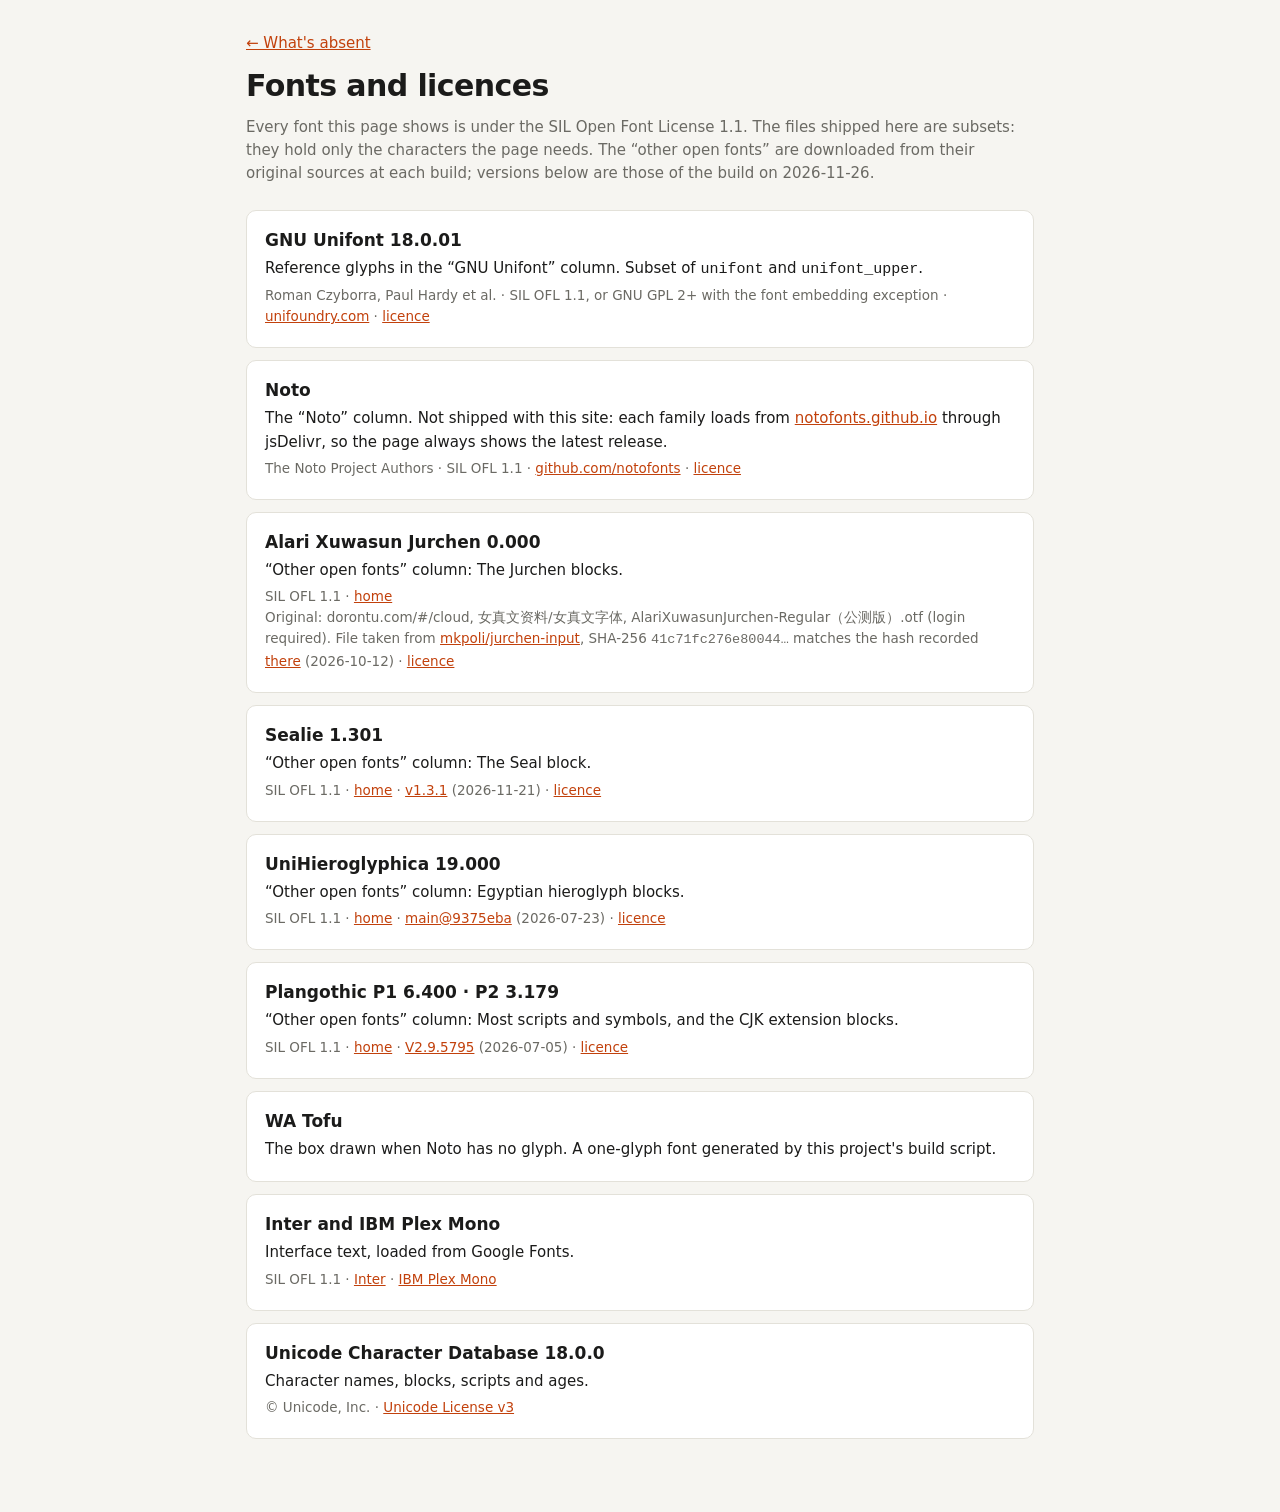
<file: site/LICENSES/index.html>
<!doctype html>
<html lang="en">
<head>
<meta charset="utf-8">
<meta name="viewport" content="width=device-width, initial-scale=1">
<title>Fonts and licences · What's absent</title>
<link rel="icon" href="../favicon.svg" type="image/svg+xml">
<style>
:root { --bg: #f6f5f1; --panel: #fff; --ink: #1b1b1a; --muted: #6b6a64; --line: #e3e1d9; --accent: #c2410c; color-scheme: light; }
@media (prefers-color-scheme: dark) {
  :root:not([data-theme="light"]) { --bg: #141413; --panel: #1d1d1b; --ink: #ecebe6; --muted: #a2a097; --line: #2f2e2a; --accent: #fb923c; color-scheme: dark; }
}
:root[data-theme="dark"] { --bg: #141413; --panel: #1d1d1b; --ink: #ecebe6; --muted: #a2a097; --line: #2f2e2a; --accent: #fb923c; color-scheme: dark; }
* { box-sizing: border-box; }
body { margin: 0; background: var(--bg); color: var(--ink); font: 15px/1.55 system-ui, -apple-system, "Segoe UI", sans-serif; }
main { max-width: 820px; margin: 0 auto; padding: 32px 16px 64px; }
a { color: var(--accent); }
h1 { font-size: 30px; letter-spacing: -0.02em; margin: 8px 0 6px; }
.lede { color: var(--muted); margin: 0 0 24px; }
section { background: var(--panel); border: 1px solid var(--line); border-radius: 10px; padding: 16px 18px; margin-bottom: 12px; }
section:target { outline: 2px solid var(--accent); }
h2 { font-size: 17px; margin: 0 0 4px; }
p { margin: 4px 0; }
.meta { color: var(--muted); font-size: 13.5px; }
</style>
</head>
<body>
<main>
  <a href="../">← What's absent</a>
  <h1>Fonts and licences</h1>
  <p class="lede">Every font this page shows is under the SIL Open Font License 1.1. The files shipped here are subsets: they hold only the characters the page needs. The “other open fonts” are downloaded from their original sources at each build; versions below are those of the build on 2026-11-26.</p>

  <section id="unifont">
    <h2>GNU Unifont 18.0.01</h2>
    <p>Reference glyphs in the “GNU Unifont” column. Subset of <code>unifont</code> and <code>unifont_upper</code>.</p>
    <p class="meta">Roman Czyborra, Paul Hardy et al. · SIL OFL 1.1, or GNU GPL 2+ with the font embedding exception · <a href="https://unifoundry.com/unifont/">unifoundry.com</a> · <a href="Unifont-OFL.txt">licence</a></p>
  </section>

  <section id="noto">
    <h2>Noto</h2>
    <p>The “Noto” column. Not shipped with this site: each family loads from <a href="https://github.com/notofonts/notofonts.github.io">notofonts.github.io</a> through jsDelivr, so the page always shows the latest release.</p>
    <p class="meta">The Noto Project Authors · SIL OFL 1.1 · <a href="https://github.com/notofonts">github.com/notofonts</a> · <a href="Noto-OFL.txt">licence</a></p>
  </section>

  <section id="alari">
    <h2>Alari Xuwasun Jurchen 0.000</h2>
    <p>“Other open fonts” column: The Jurchen blocks.</p>
    <p class="meta">SIL OFL 1.1 · <a href="https://dorontu.com/">home</a><br>Original: dorontu.com/#/cloud, 女真文资料/女真文字体, AlariXuwasunJurchen-Regular（公测版）.otf (login required). File taken from <a href="https://github.com/mkpoli/jurchen-input">mkpoli/jurchen-input</a>, SHA-256 <code>41c71fc276e80044…</code> matches the hash recorded <a href="https://github.com/mkpoli/jurchen-input/blob/main/docs/materials.md">there</a> (2026-10-12) · <a href="alari-OFL.txt">licence</a></p>
  </section>
  <section id="sealie">
    <h2>Sealie 1.301</h2>
    <p>“Other open fonts” column: The Seal block.</p>
    <p class="meta">SIL OFL 1.1 · <a href="https://github.com/iebb/Sealie">home</a> · <a href="https://github.com/iebb/Sealie/releases/tag/v1.3.1">v1.3.1</a> (2026-11-21) · <a href="sealie-OFL.txt">licence</a></p>
  </section>
  <section id="unihieroglyphica">
    <h2>UniHieroglyphica 19.000</h2>
    <p>“Other open fonts” column: Egyptian hieroglyph blocks.</p>
    <p class="meta">SIL OFL 1.1 · <a href="https://github.com/thesaurus-linguae-aegyptiae/unihieroglyphica">home</a> · <a href="https://github.com/thesaurus-linguae-aegyptiae/unihieroglyphica/tree/9375eba">main@9375eba</a> (2026-07-23) · <a href="unihieroglyphica-OFL.txt">licence</a></p>
  </section>
  <section id="plangothic">
    <h2>Plangothic P1 6.400 · P2 3.179</h2>
    <p>“Other open fonts” column: Most scripts and symbols, and the CJK extension blocks.</p>
    <p class="meta">SIL OFL 1.1 · <a href="https://github.com/Fitzgerald-Porthmouth-Koenigsegg/Plangothic_Project">home</a> · <a href="https://github.com/Fitzgerald-Porthmouth-Koenigsegg/Plangothic_Project/releases/tag/V2.9.5795">V2.9.5795</a> (2026-07-05) · <a href="plangothic-OFL.txt">licence</a></p>
  </section>
  <section id="tofu">
    <h2>WA Tofu</h2>
    <p>The box drawn when Noto has no glyph. A one-glyph font generated by this project's build script.</p>
  </section>

  <section id="ui">
    <h2>Inter and IBM Plex Mono</h2>
    <p>Interface text, loaded from Google Fonts.</p>
    <p class="meta">SIL OFL 1.1 · <a href="https://fonts.google.com/specimen/Inter">Inter</a> · <a href="https://fonts.google.com/specimen/IBM+Plex+Mono">IBM Plex Mono</a></p>
  </section>

  <section id="unicode">
    <h2>Unicode Character Database 18.0.0</h2>
    <p>Character names, blocks, scripts and ages.</p>
    <p class="meta">© Unicode, Inc. · <a href="https://www.unicode.org/license.txt">Unicode License v3</a></p>
  </section>
</main>
</body>
</html>
</file>
